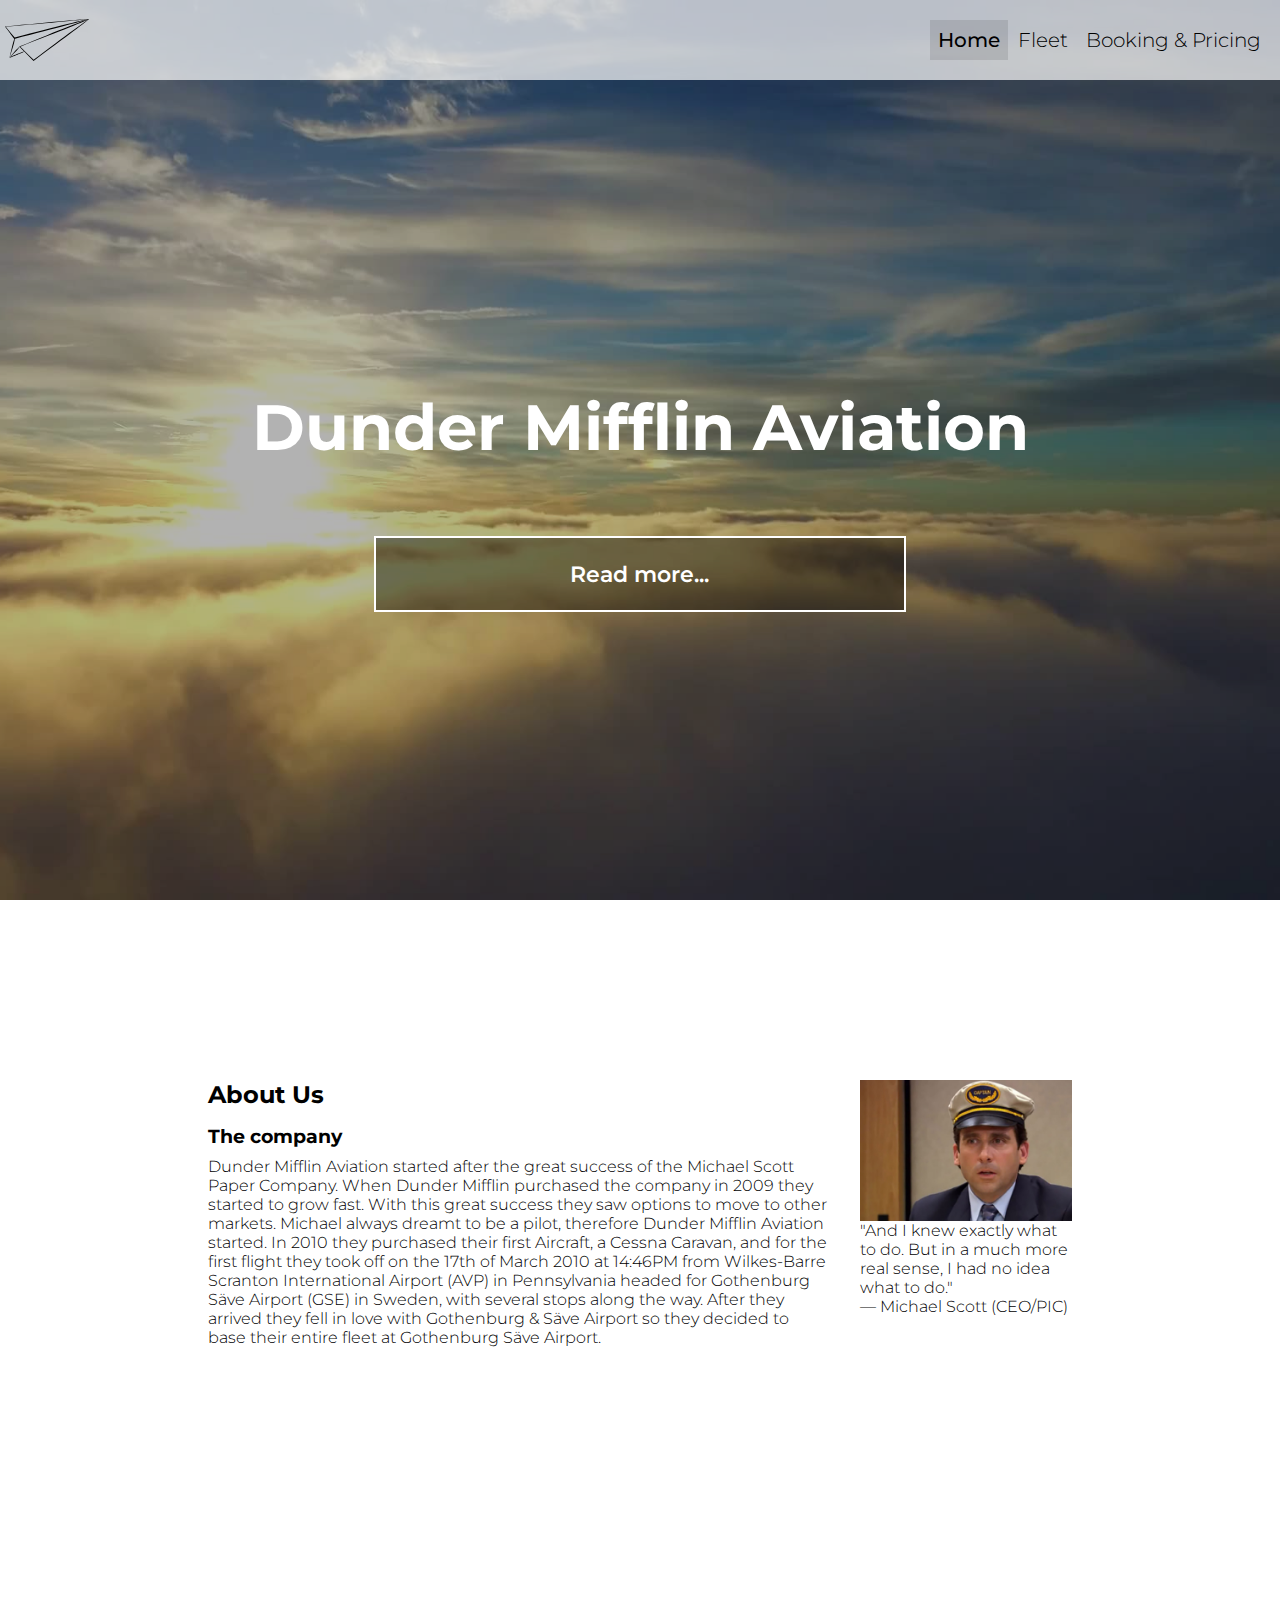
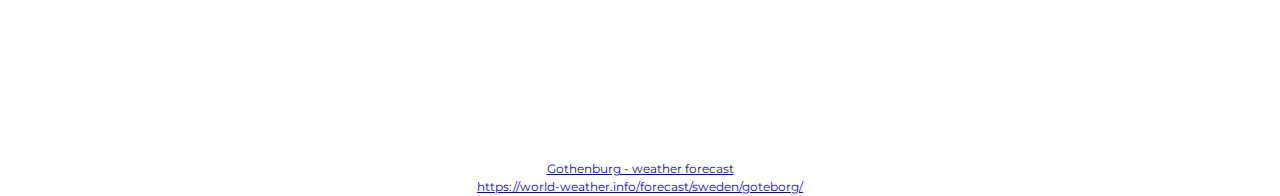
<file: project/index.html>
<!DOCTYPE html>
<html lang="en">

<head>
    <!-- Meta infomation -->
    <title>Home - DM Aviation</title>
    <meta name="description"
        content="Dunder Mifflin Aviation offers private flights based in Gothenburg Säve Airport (GSE)">
    <meta name="author" content="Linus Romland, Svante Jonsson &#38; Markus Simonsen">
    <meta name="keywords"
        content="Aviation,Airline,Flying,GSE,Gothenburg,Dunder Mifflin,Gothenburg Säve Airport,Säve,Göteborg">
    <meta charset="UTF-8">
    <meta http-equiv="X-UA-Compatible" content="IE=edge">
    <meta name="viewport" content="width=device-width, initial-scale=1.0">

    <!-- Import of Global CSS -->
    <link rel="stylesheet" href="css/style.css">
    <!-- Import of Navbar CSS -->
    <link rel="stylesheet" href="css/navbar.css">
    <!-- Import of CSS for index -->
    <link rel="stylesheet" href="css/index.css">
    <!-- Import of CSS for widget -->
    <link rel="stylesheet" href="css/widget.css">
    <!-- Added favicon -->
    <link rel="shortcut icon" href="img/icon.svg" type="image/x-icon">
    <!-- Import of javascript  -->
    <script src="js/navbar.js" defer></script>
    <script src="js/scroll.js" defer></script>
    <script src="js/videoLoad.js" defer></script>
</head>

<body>
    <button onclick="topFunction()" id="scrollBtn" title="Go to top"></button>
    <header>
        <img id="logo" src="./img/icon.svg" alt="Logotype">
        <nav>
            <img id="burgerButton" src="./img/burgericon.svg" alt="Burger icon">
            <ul id="linkContainer">
                <li><a href="index.html" class="navLink navlinkActive">Home</a></li>
                <li><a href="fleet.html" class="navLink">Fleet</a></li>
                <li><a href="booking.html" class="navLink">Booking &#38; Pricing</a></li>
            </ul>
        </nav>
    </header>
    <main>
        <div id="landing">
            <video id="backgroundVideo" loop muted playsinline poster="img/background.jpg">
                <source src="background-video/480.mp4" type="video/mp4">
            </video>
            <div id="message">
                <h1>Dunder Mifflin Aviation</h1>
                <a href="#about">Read more...</a>
            </div>
        </div>
        <div id="about">
            <article id="mainText">
                <h2>About Us</h2>
                <section id="aboutText">
                    <h3>The company</h3>
                    <p>
                        Dunder Mifflin Aviation started after the great success of the Michael Scott Paper Company. When
                        Dunder Mifflin purchased the company in 2009 they started to grow fast. With this great success
                        they saw options to move to other markets. Michael always dreamt to be a pilot, therefore Dunder
                        Mifflin Aviation started. In 2010 they purchased their first Aircraft, a Cessna Caravan, and for
                        the first flight they took off on the 17th of March 2010 at 14:46PM from Wilkes-Barre Scranton
                        International Airport (AVP) in Pennsylvania headed for Gothenburg Säve Airport (GSE) in Sweden,
                        with several stops along the way. After they arrived they fell in love with Gothenburg &#38;
                        Säve Airport so they decided to base their entire fleet at Gothenburg Säve Airport.
                    </p>
                </section>
            </article>
            <aside id="quote">
                <img src="img/pilot.jpg" alt="Pilot Headshot" />
                <figure>
                    <blockquote>
                        <p>
                            "And I knew exactly what to do. But in a much more real sense, I had no idea what to do."
                        </p>
                    </blockquote>
                    <figcaption>— Michael Scott (CEO/PIC)</figcaption>
                </figure>
            </aside>
        </div>
    </main>
    <footer>
        <!--Widget from: https://world-weather.info/informers/24/-->
        <div id="d25ebc5acdd16e1f2867b18c7e7997d5" class="ww-informers-box-854753">
            <p class="ww-informers-box-854754"><a href="https://world-weather.info/forecast/sweden/goteborg/">Gothenburg
                    - weather forecast</a><br><a
                    href="https://world-weather.info/forecast/sweden/goteborg/">https://world-weather.info/forecast/sweden/goteborg/</a>
            </p>
        </div>
        <script async src="https://world-weather.info/wwinformer.php?userid=d25ebc5acdd16e1f2867b18c7e7997d5"></script>
    </footer>
</body>

</html>
</file>
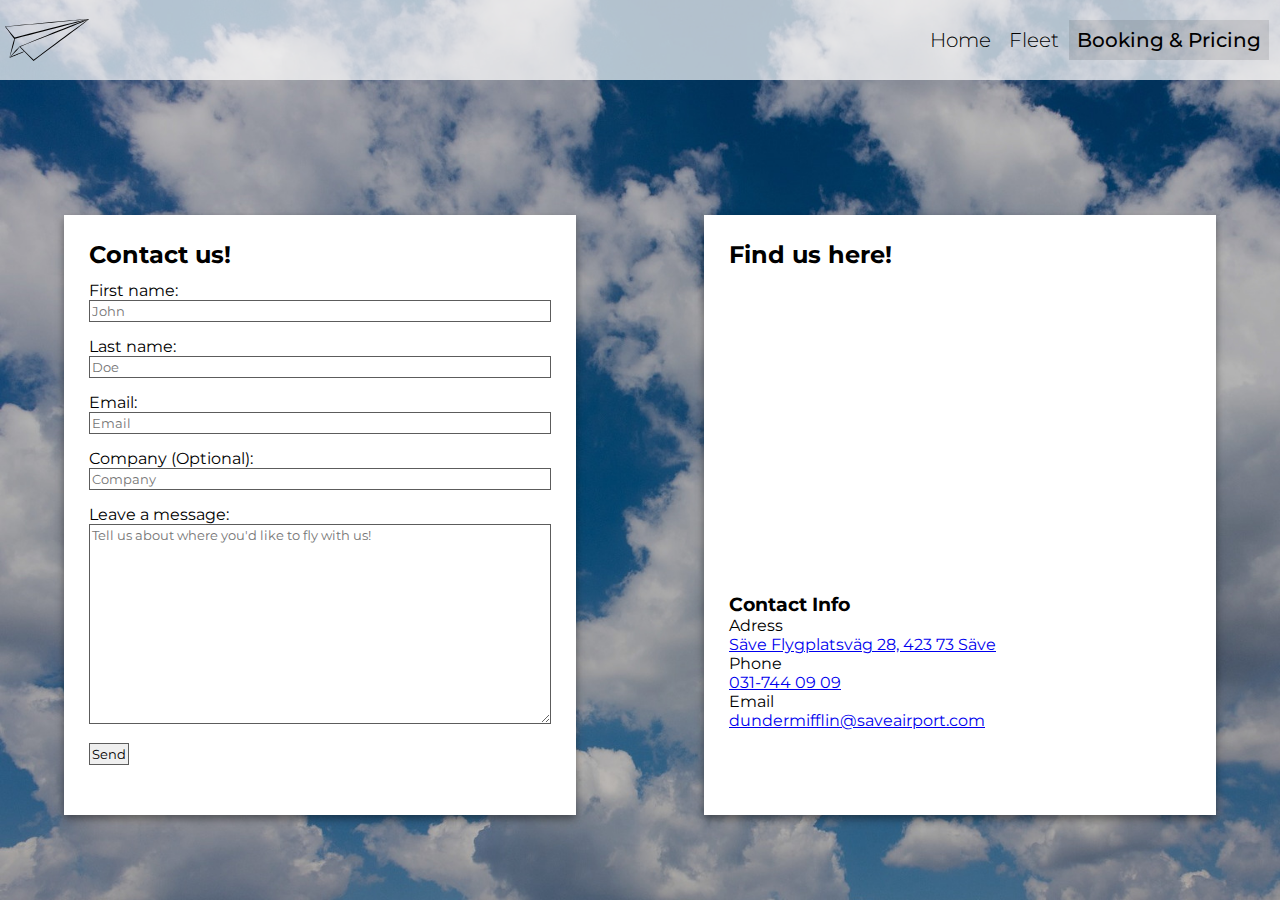
<file: project/booking.html>
<!DOCTYPE html>
<html lang="en">

<head>
    <!-- Meta infomation -->
    <title>Booking &#38; Pricing - DM Aviation</title>
    <meta name="description"
        content="Dunder Mifflin Aviation offers private flights based in Gothenburg Säve Airport (GSE)">
    <meta name="author" content="Linus Romland, Svante Jonsson &#38; Markus Simonsen">
    <meta name="keywords"
        content="Aviation,Airline,Flying,GSE,Gothenburg,Dunder Mifflin,Gothenburg Säve Airport,Säve,Göteborg">
    <meta charset="UTF-8">
    <meta http-equiv="X-UA-Compatible" content="IE=edge">
    <meta name="viewport" content="width=device-width, initial-scale=1.0">

    <!-- Import of Global CSS -->
    <link rel="stylesheet" href="css/style.css">
    <!-- Import of Navbar CSS -->
    <link rel="stylesheet" href="css/navbar.css">
    <!-- Import of CSS for fleet -->
    <link rel="stylesheet" href="css/booking.css">
    <!-- Added favicon -->
    <link rel="shortcut icon" href="img/icon.svg" type="image/x-icon">
    <!-- Import of javascript  -->
    <script src="js/navbar.js" defer></script>
    <script src="js/scroll.js" defer></script>
</head>

<body>
    <button onclick="topFunction()" id="scrollBtn" title="Go to top"></button>
    <header>
        <img id="logo" src="./img/icon.svg" alt="Logotype">
        <nav>
            <img id="burgerButton" src="./img/burgericon.svg" alt="Burger icon">
            <ul id="linkContainer">
                <li><a href="index.html" class="navLink">Home</a></li>
                <li><a href="fleet.html" class="navLink">Fleet</a></li>
                <li><a href="booking.html" class="navLink navlinkActive">Booking &#38; Pricing</a></li>
            </ul>
        </nav>
    </header>
    <main>
        <form id="contact" class="card">
            <h2>Contact us!</h2>
            <label for="fname">First name:</label><br>
            <input type="text" id="fname" class="input" name="fname" placeholder="John" required><br>
            <label for="lname">Last name:</label><br>
            <input type="text" id="lname" class="input" name="lname" placeholder="Doe" required><br>
            <label for="email">Email:</label><br>
            <input type="email" id="email" class="input" name="email" placeholder="Email" required><br>
            <label for="company">Company (Optional):</label><br>
            <input type="text" id="company" class="input" name="company" placeholder="Company"><br>
            <label for="message">Leave a message:</label><br>
            <textarea id="message" name="message" class="input"
                placeholder="Tell us about where you'd like to fly with us!"></textarea>
            <input id="submit" type="submit" value="Send" required>
        </form>
        <div id="info" class="card">
            <h2>Find us here!</h2>
            <iframe
                src="https://www.google.com/maps/embed?pb=!1m18!1m12!1m3!1d8758.920153979909!2d11.855572470761944!3d57.77771050703044!2m3!1f0!2f0!3f0!3m2!1i1024!2i768!4f13.1!3m3!1m2!1s0x464f8a4e1a2e0dbd%3A0x105ebbcdfbb1199b!2sS%C3%A4ve%20Flygplats!5e0!3m2!1ssv!2sse!4v1631188602898!5m2!1ssv!2sse"></iframe>
            <article>
                <h3>Contact Info</h3>
                <dl>
                    <dt>Adress</dt>
                    <dd><a
                            href="https://www.google.com/maps/place/S%C3%A4ve+Flygplats/@57.776411,11.8647508,15z/data=!4m2!3m1!1s0x0:0x105ebbcdfbb1199b?sa=X&ved=2ahUKEwjlqsya7fHyAhWww4sKHWuICywQ_BJ6BAhxEAU">Säve
                            Flygplatsväg 28, 423 73 Säve</a></dd>

                    <dt>Phone</dt>
                    <dd><a href="tel:+46317440909">031-744 09 09</a></dd>

                    <dt>Email</dt>
                    <dd><a href="mailto:dundermifflin@saveairport.com">dundermifflin@saveairport.com</a></dd>
                </dl>
            </article>
        </div>
    </main>
</body>

</html>
</file>
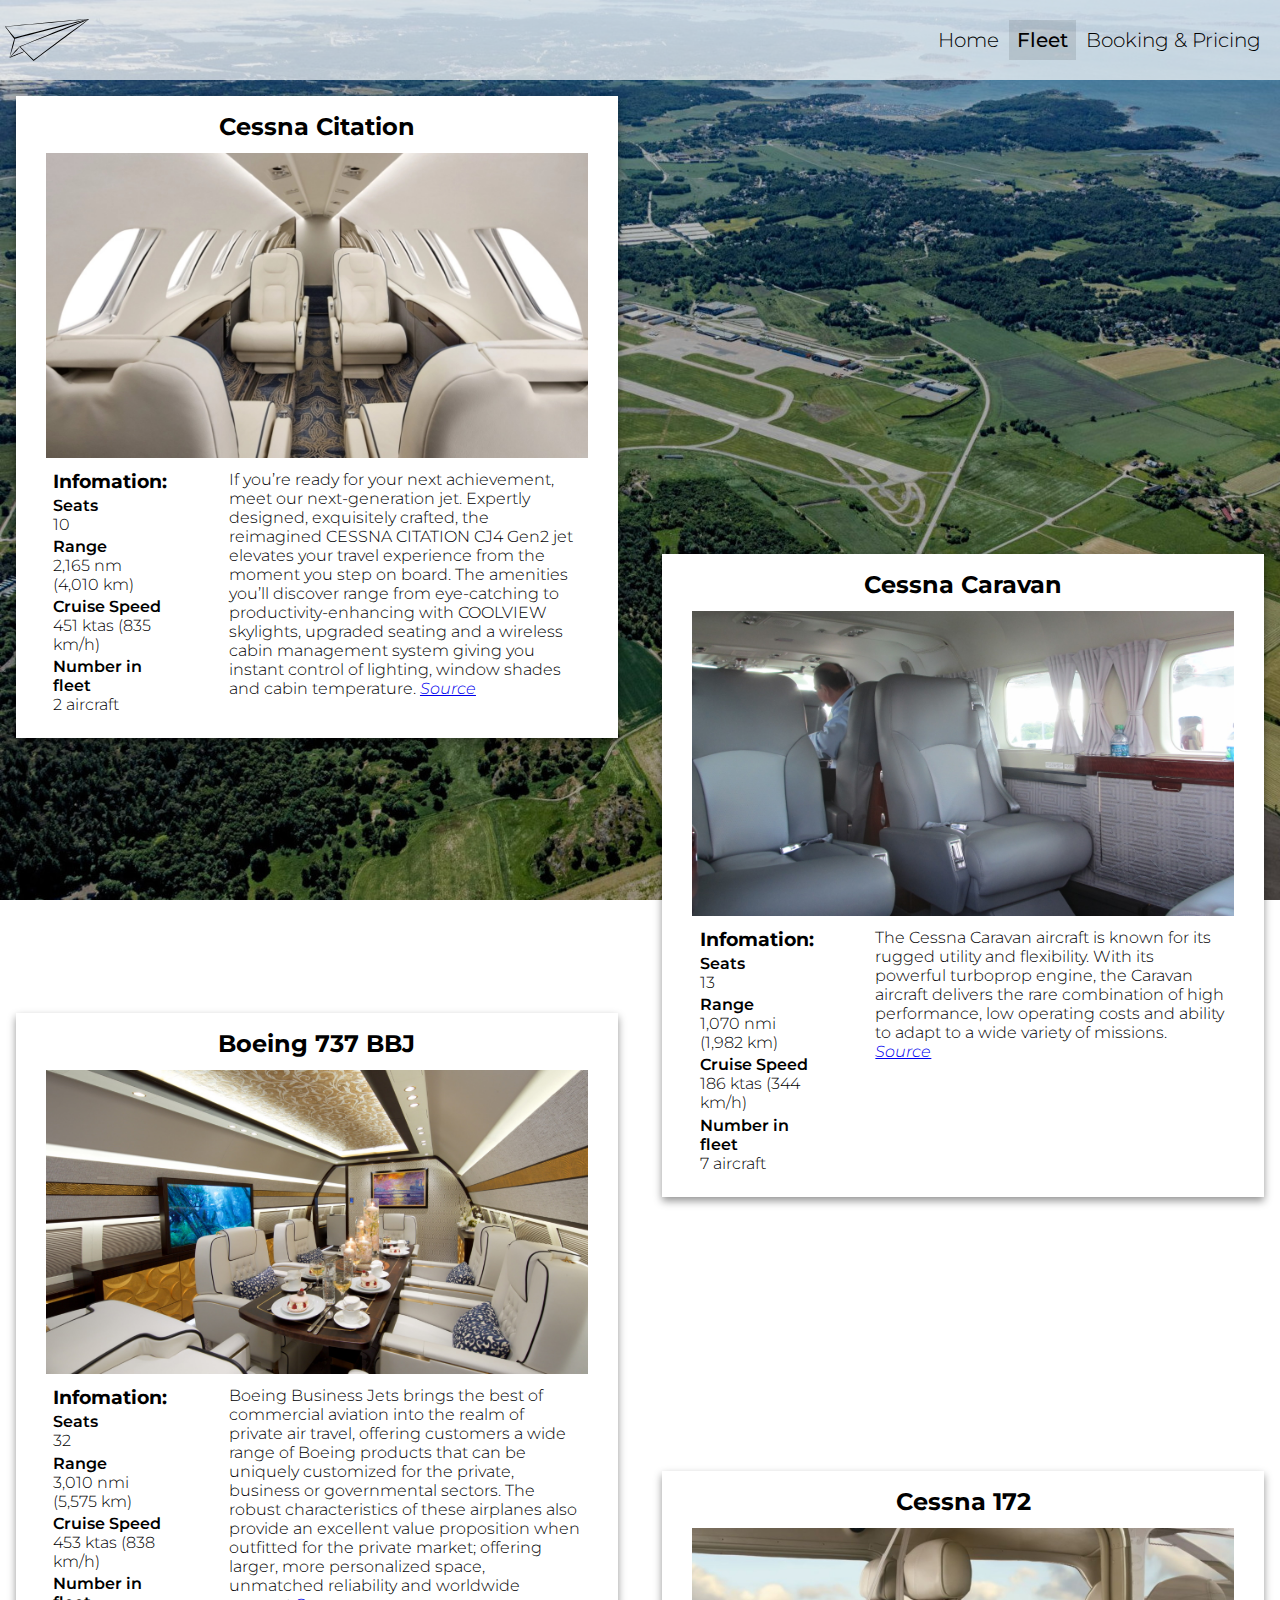
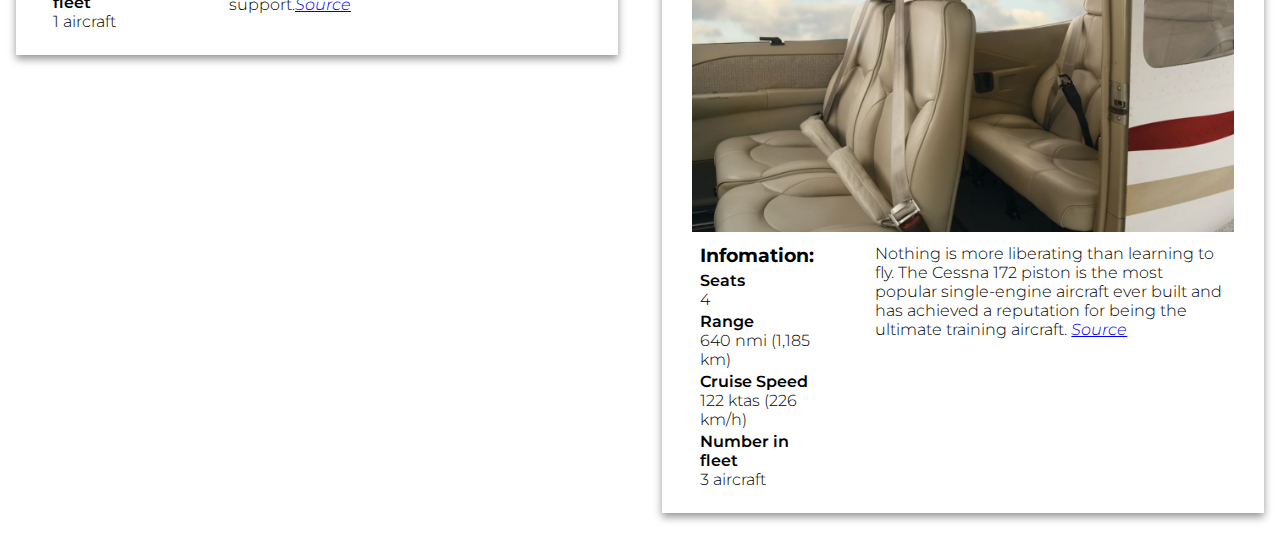
<file: project/fleet.html>
<!DOCTYPE html>
<html lang="en">

<head>
    <!-- Meta infomation -->
    <title>Fleet - DM Aviation</title>
    <meta name="description"
        content="Dunder Mifflin Aviation offers private flights based in Gothenburg Säve Airport (GSE)">
    <meta name="author" content="Linus Romland, Svante Jonsson &#38; Markus Simonsen">
    <meta name="keywords"
        content="Aviation,Airline,Flying,GSE,Gothenburg,Dunder Mifflin,Gothenburg Säve Airport,Säve,Göteborg">
    <meta charset="UTF-8">
    <meta http-equiv="X-UA-Compatible" content="IE=edge">
    <meta name="viewport" content="width=device-width, initial-scale=1.0">

    <!-- Import of Global CSS -->
    <link rel="stylesheet" href="css/style.css">
    <!-- Import of Navbar CSS -->
    <link rel="stylesheet" href="css/navbar.css">
    <!-- Import of CSS for fleet -->
    <link rel="stylesheet" href="css/fleet.css">
    <!-- Added favicon -->
    <link rel="shortcut icon" href="img/icon.svg" type="image/x-icon">
    <!-- Import of javascript  -->
    <script src="js/navbar.js" defer></script>
    <!-- Import of javascript  -->
    <script src="js/navbar.js" defer></script>
    <script src="js/scroll.js" defer></script>
</head>

<body>
    <button onclick="topFunction()" id="scrollBtn" title="Go to top"></button>
    <header>
        <img id="logo" src="./img/icon.svg" alt="Logotype">
        <nav>
            <img id="burgerButton" src="./img/burgericon.svg" alt="Burger icon">
            <ul id="linkContainer">
                <li><a href="index.html" class="navLink">Home</a></li>
                <li><a href="fleet.html" class="navLink navlinkActive">Fleet</a></li>
                <li><a href="booking.html" class="navLink">Booking &#38; Pricing</a></li>
            </ul>
        </nav>
    </header>
    <main>
        <!-- Cessna Citation Card -->
        <figure class="card">
            <h2>Cessna Citation</h2>
            <div class="slideshow">
                <div class="slide active">
                    <picture>
                        <source srcset="img/planes/citation/interior/360.jpg" media="(max-width: 500px)">
                        <img src="img/planes/citation/interior/720.jpg" alt="Cessna Citation Interior">
                    </picture>
                </div>
                <div class="slide">
                    <picture>
                        <source srcset="img/planes/citation/outside/360.jpg" media="(max-width: 500px)">
                        <img src="img/planes/citation/outside/720.jpg" alt="Cessna Citation">
                    </picture>
                </div>
                <div class="slide">
                    <picture>
                        <source srcset="img/planes/citation/cockpit/360.jpg" media="(max-width: 500px)">
                        <img src="img/planes/citation/cockpit/720.jpg" alt="Cessna Citation Cockpit">
                    </picture>
                </div>
            </div>
            <figcaption class="card_info">
                <p>If you’re ready for your next achievement, meet our next-generation jet. Expertly designed,
                    exquisitely
                    crafted, the reimagined CESSNA CITATION CJ4 Gen2 jet elevates your travel experience from the moment
                    you step on board. The amenities you’ll discover range from eye-catching to productivity-enhancing
                    with COOLVIEW skylights, upgraded seating and a wireless cabin management system giving you
                    instant control of lighting, window shades and cabin temperature. <cite><a
                            href="https://cessna.txtav.com/en/citation/cj4-gen2">Source</a></cite></p>
                <article class="card_technical_info">
                    <h3>Infomation:</h3>
                    <dl>
                        <dt>Seats</dt>
                        <dd>10</dd>

                        <dt>Range</dt>
                        <dd>2,165 nm (4,010 km)</dd>

                        <dt>Cruise Speed</dt>
                        <dd>451 ktas (835 km/h)</dd>

                        <dt>Number in fleet</dt>
                        <dd>2 aircraft</dd>
                    </dl>
                </article>
            </figcaption>
        </figure>

        <!-- Cessna Caravan Card -->
        <figure class="card">
            <h2>Cessna Caravan</h2>
            <div class="slideshow">
                <div class="slide active">
                    <picture>
                        <source srcset="img/planes/caravan/interior/360.jpg" media="(max-width: 500px)">
                        <img src="img/planes/caravan/interior/720.jpg" alt="Cessna Caravan Interior">
                    </picture>
                </div>
                <div class="slide">
                    <picture>
                        <source srcset="img/planes/caravan/outside/360.jpg" media="(max-width: 500px)">
                        <img src="img/planes/caravan/outside/720.jpg" alt="Cessna Caravan">
                    </picture>
                </div>
                <div class="slide">
                    <picture>
                        <source srcset="img/planes/caravan/cockpit/360.jpg" media="(max-width: 500px)">
                        <img src="img/planes/caravan/cockpit/720.jpg" alt="Cessna Caravan Cockpit">
                    </picture>
                </div>
            </div>
            <figcaption class="card_info">
                <p>The Cessna Caravan aircraft is known for its rugged utility and flexibility. With its powerful
                    turboprop engine, the Caravan aircraft delivers the rare combination of high performance, low
                    operating costs and ability to adapt to a wide variety of missions. <cite><a
                            href="https://cessna.txtav.com/en/turboprop/caravan">Source</a></cite></p>
                <article class="card_technical_info">
                    <h3>Infomation:</h3>
                    <dl>
                        <dt>Seats</dt>
                        <dd>13</dd>

                        <dt>Range</dt>
                        <dd>1,070 nmi (1,982 km)</dd>

                        <dt>Cruise Speed</dt>
                        <dd>186 ktas (344 km/h)</dd>

                        <dt>Number in fleet</dt>
                        <dd>7 aircraft</dd>
                    </dl>
                </article>
            </figcaption>
        </figure>

        <!-- Boeing 737 BBJ Card -->
        <figure class="card">
            <h2>Boeing 737 BBJ</h2>
            <div class="slideshow">
                <div class="slide active">
                    <picture>
                        <source srcset="img/planes/737BBJ/interior/360.jpg" media="(max-width: 500px)">
                        <img src="img/planes/737BBJ/interior/720.jpg" alt="Boeing 737 BBJ Interior">
                    </picture>
                </div>
                <div class="slide">
                    <picture>
                        <source srcset="img/planes/737BBJ/outside/360.jpg" media="(max-width: 500px)">
                        <img src="img/planes/737BBJ/outside/720.jpg" alt="Boeing 737 BBJ">
                    </picture>
                </div>
                <div class="slide">
                    <picture>
                        <source srcset="img/planes/737BBJ/bedroom/360.jpg" media="(max-width: 500px)">
                        <img src="img/planes/737BBJ/bedroom/720.jpg" alt="Boeing 737 BBJ Cockpit Bedroom">
                    </picture>
                </div>
                <div class="slide">
                    <picture>
                        <source srcset="img/planes/737BBJ/cockpit/360.jpg" media="(max-width: 500px)">
                        <img src="img/planes/737BBJ/cockpit/720.jpg" alt="Boeing 737 BBJ Cockpit">
                    </picture>
                </div>
            </div>
            <figcaption class="card_info">
                <p>Boeing Business Jets brings the best of commercial aviation into the realm of private air travel,
                    offering customers a wide range of Boeing products that can be uniquely customized for the private,
                    business or governmental sectors. The robust characteristics of these airplanes also provide an
                    excellent value proposition when outfitted for the private market; offering larger, more
                    personalized space, unmatched reliability and worldwide support.<cite><a
                            href="https://www.boeing.com/commercial/bbj/">Source</a></cite></p>
                <article class="card_technical_info">
                    <h3>Infomation:</h3>
                    <dl>
                        <dt>Seats</dt>
                        <dd>32</dd>

                        <dt>Range</dt>
                        <dd>3,010 nmi (5,575 km)</dd>

                        <dt>Cruise Speed</dt>
                        <dd>453 ktas (838 km/h)</dd>

                        <dt>Number in fleet</dt>
                        <dd>1 aircraft</dd>
                    </dl>
                </article>
            </figcaption>
        </figure>

        <!-- Cessna 172 Card -->
        <figure class="card">
            <h2>Cessna 172</h2>
            <div class="slideshow">
                <div class="slide active">
                    <picture>
                        <source srcset="img/planes/172/interior/360.jpg" media="(max-width: 500px)">
                        <img src="img/planes/172/interior/720.jpg" alt="Cessna 172 Interior">
                    </picture>
                </div>
                <div class="slide">
                    <picture>
                        <source srcset="img/planes/172/outside/360.jpg" media="(max-width: 500px)">
                        <img src="img/planes/172/outside/720.jpg" alt="Cessna 172">
                    </picture>
                </div>
                <div class="slide">
                    <picture>
                        <source srcset="img/planes/172/cockpit/360.jpg" media="(max-width: 500px)">
                        <img src="img/planes/172/cockpit/720.jpg" alt="Cessna 172 Cockpit">
                    </picture>
                </div>
            </div>
            <figcaption class="card_info">
                <p>Nothing is more liberating than learning to fly. The Cessna 172 piston is the most popular
                    single-engine aircraft ever built and has achieved a reputation for being the ultimate training
                    aircraft. <cite><a href="https://cessna.txtav.com/en/piston/cessna-skyhawk">Source</a></cite></p>
                <article class="card_technical_info">
                    <h3>Infomation:</h3>
                    <dl>
                        <dt>Seats</dt>
                        <dd>4</dd>

                        <dt>Range</dt>
                        <dd>640 nmi (1,185 km)</dd>

                        <dt>Cruise Speed</dt>
                        <dd>122 ktas (226 km/h)</dd>

                        <dt>Number in fleet</dt>
                        <dd>3 aircraft</dd>
                    </dl>
                </article>
            </figcaption>
        </figure>
    </main>
</body>

</html>
</file>
<file: project/css/style.css>
@import url('https://fonts.googleapis.com/css2?family=Montserrat:wght@100;300;400;500;600&display=swap');

* {
    box-sizing: border-box;
    margin: 0;
    padding: 0;
    font-family: "Montserrat", sans-serif;
    scroll-behavior: smooth;

    /*Only works in firefox*/
    scrollbar-width: none;
}

#scrollBtn {
    display: block;
    opacity: 0;
    position: fixed;
    z-index: 10;
    bottom: 50px;
    right: 50px;
    height: 40px;
    width: 40px;
    border-radius: 40px;
    border: 2px solid rgb(0, 0, 0);
    background-color: rgba(255, 255, 255, 0);
    transition: opacity 0.5s, transform 0.5s;
    cursor: default;
    background-image: url("../img/arrow.svg");
    background-size: 80%;
    background-repeat: no-repeat;
    background-position: center;
    transform: rotate(-90deg);
}

.visableScrollbtn {
    transform: rotate(90deg) !important;
    opacity: 100% !important;
    cursor: pointer !important;
}
</file>
<file: project/css/navbar.css>
header {
    height: 80px;
    padding: 5px;
    background-color: rgba(255, 255, 255, 1);
    display: flex;
    justify-content: space-between;
    align-items: center;
    z-index: 1;
    animation: drop 0.5s;
}

#logo {
    height: 60%;
}

nav {
    height: 100%;
    display: flex;
    align-items: center;
}

#burgerButton {
    height: 75%;
    cursor: pointer;
}

#linkContainer {
    width: 100%;
    height: 120px;
    padding: 5px;
    background-color: rgba(255, 255, 255, 1);
    text-align: center;
    list-style: none;
    visibility: hidden;
    position: absolute;
    z-index: 1;
    top: 80px;
    left: 0;
    display: flex;
    flex-direction: column;
    justify-content: space-around;

}

.navLink {
    text-decoration: none;
    color: rgba(0, 0, 0, 1);
    font-size: 20px;
    font-weight: 300;
    width: 33px;
    padding: 8px;
    margin: 0px 1px;
    transition: background-color 0.2s;
}

.navlinkActive {
    font-weight: 500;
    background-color: rgba(0, 0, 0, 0.1);
}

.navLink:hover {
    background-color: rgba(0, 0, 0, 0.05);
}

@media screen and (min-width: 700px) {
    header {
    background-color: rgba(255, 255, 255, 0.7);
    }
    nav {
        width: auto;
    }

    #burgerButton {
        display: none;
    }

    #linkContainer {
        visibility: visible !important;
        flex-direction: row;
        justify-content: flex-end;

        position: relative;
        top: initial;
        left: initial;
        background-color: rgba(255, 255, 255, 0);
        height: auto;
    }
}

@keyframes drop {
    0% {
        top: -80px;
        opacity: 0;
    }

    25% {
        opacity: 0;
    }

    100% {
        top: 0;
        opacity: 1;
    }
}
</file>
<file: project/css/index.css>
#backgroundVideo {
    height: 100%;
    left: 0;
    position: absolute;
    top: 0;
    width: 100%;
    object-fit: cover;
    z-index: -1;
    filter: brightness(70%);
}

#message {
    margin: auto;
    text-align: center;
    color: white;
    font-weight: 600;
    font-size: 2em;
    animation: fadeIn 3s;
}

#message h1 {
    padding: 20px;
}

#message a {
    display: block;
    background-color: rgba(0, 0, 0, 0.4);
    margin: auto;
    padding: 1em;
    font-size: 0.7em;
    text-align: center;
    width: 65%;
    border: 2px #ffffff solid;
    text-decoration: none;
    color: #ffffff;
    transform: scale(1, 1);
    margin-top: 50px;
    transition: transform 0.2s, background-color 0.2s;
}

#message a:hover {
    background-color: rgba(0, 0, 0, 0.6);
    transform: scale(1.025, 1.025);
}

#message a:active {
    transform: scale(0.95, 0.95);
    background-color: rgba(0, 0, 0, 0.8);
}

#landing {
    display: flex;
    height: calc(100vh - 80px);
}

#about {
    min-height: calc(100vh - 40px);
    margin: auto;
    padding: 1em;
    font-weight: 300;
}

#aboutText {
    margin: 1em 0;
}
#aboutText > h3 {
    margin-bottom: 0.5em;
}

#quote {
    display: flex;
    flex-direction: column;
}

#quote img {
    width: 100%;
}

@media screen and (min-width: 700px) {
    #quote {
        align-items: flex-end;
        flex-direction: row;
    }

    #quote figure {
        margin: 0 1em;
    }
}

@media screen and (min-width: 1000px) {
    #quote {
        align-items: flex-start;
        flex-direction: column;
    }
    #quote figure {
        margin: 0;
    }

    #about {
        display: flex;
        flex-direction: row;
        width: 70%;
        padding-top: 20vh;
    }

    article {
        padding-right: 2em;
    }
}

@keyframes fadeIn {
    0% {
        opacity: 0;
    }

    100% {
        opacity: 1;
    }
}
</file>
<file: project/css/widget.css>
/* Widget from: https://world-weather.info/informers/24/ */
/* CSS NOT WRITTEN BY US */

.ww-informers-box-854754 {
    -webkit-animation-name: ww-informers54;
    animation-name: ww-informers54;
    -webkit-animation-duration: 1.5s;
    animation-duration: 1.5s;
    white-space: nowrap;
    overflow: hidden;
    -o-text-overflow: ellipsis;
    text-overflow: ellipsis;
    font-size: 12px;
    font-family: Arial;
    line-height: 18px;
    text-align: center
}

@-webkit-keyframes ww-informers54 {

    0%,
    80% {
        opacity: 0
    }

    100% {
        opacity: 1
    }
}

@keyframes ww-informers54 {

    0%,
    80% {
        opacity: 0
    }

    100% {
        opacity: 1
    }
}
</file>
<file: project/css/booking.css>
body {
    background-image: url(../img/clouds/480.jpg);
    background-repeat: no-repeat;
    background-size: cover;
    background-attachment: fixed;
}

main {
    min-height: calc(100vh - 80px);
    display: flex;
    flex-direction: column;
    align-items: center;
}

.card {
    width: 90%;
    min-height: 600px;
    padding: 25px;
    background-color: rgba(255, 255, 255);
    margin-top: 50px;
    box-shadow: 0 4px 8px 0 rgba(0, 0, 0, 0.420);
    transition: transform 0.3s, box-shadow 0.3s;
}
.card > h2 {
    margin-bottom: 0.5em;
}

#contact:hover {
    box-shadow: 0 8px 16px 0 rgba(0, 0, 0, 0.4);
    transform: scale(1.01, 1.01);
}

.input {
    width: 100%;
    border-radius: 0;
    border: 1px solid rgb(92, 92, 92);
    resize: vertical;
    margin-bottom: 15px;
    padding: 2px;
}

.input:focus {
    outline: none;
    padding: 1px;
    border: 2px solid rgb(92, 92, 92);
}

textarea {
    height: 200px;
}

#submit {
    border-radius: 0;
    border: 1px solid rgb(92, 92, 92);
    padding: 2px;
    transition: background-color 0.25s, transform 0.25s;
}

#submit:active {
    background-color: rgb(117, 117, 117);
    transform: scale(0.85, 0.85);
}

#info:hover {
    box-shadow: 0 8px 16px 0 rgba(0, 0, 0, 0.4);
    transform: scale(1.01, 1.01);
}

#info iframe {
    width: 100%;
    height: 300px;
    border: none;
}
#info article {
    margin: 0.5em 0;
}

#info {
    margin-bottom: 2em;
}

@media screen and (min-width: 700px) {
    body {
        background-image: url(../img/clouds/720.jpg);
    }

    main {
        flex-direction: row;
        justify-content: space-around;
    }
    .card {
        width: 40%;
    }
}

@media screen and (min-width: 1000px) {
    body {
        background-image: url(../img/clouds/1080.jpg);
    }

    #info {
        margin-bottom: 0;
    }
}
</file>
<file: project/css/fleet.css>
body {
    background-image: url(../img/saveairport/480.jpg);
    background-repeat: no-repeat;
    background-size: cover;
    background-attachment: fixed;
}

main {
    display: flex;
    flex-direction: column;
}

.card {
    box-shadow: 0 4px 8px 0 rgba(0, 0, 0, 0.420);
    background-color: #fff;
    transition: 0.3s;
    width: 95%;
    margin: auto;
    margin-top: 2em;
    display: flex;
    flex-direction: column;
    align-items: center;
}
.card h2:first-child {
    margin-bottom: 0.5em;
}

.card:last-child {
    margin-bottom: 2em;
}

.slide {
    margin: auto 1em;
    animation: fade 1.5s;
    display: none;
    position: relative;
    z-index: 0;
}

.active {
    display: block;
}

.card img {
    width: 100%;
    aspect-ratio: 16/9;
}

.card:hover {
    box-shadow: 0 8px 16px 0 rgba(0, 0, 0, 0.4);
    transform: scale(1.01, 1.01);
}

.card_info {
    margin: 0.5em;
    font-weight: 300;
}

.card_technical_info {
    margin-top: 0.5em;
}

dt {
    font-weight: 600;
    margin-top: 0.2em
}

@media screen and (min-width: 700px) {
    body {
        background-image: url(../img/saveairport/720.jpg);
    }
}

@media screen and (min-width: 1000px) {
    body {
        background-image: url(../img/saveairport/1080.jpg);
    }

    main {
        display: block;
    }

    .card {
        width: 47%;
        margin: 1em;
        padding: 1em 0;
        float: left;
        clear: both;
    }

    .card:not(:first-child) {
        margin-top: -200px;
    }

    .card:nth-of-type(2n) {
        float: right;
    }

    .slide {
        margin: auto;
        width: 90%;
    }

    .card picture {
        width: 100%;
    }

    .card_info {
        display: flex;
        flex-direction: row-reverse;
        justify-content: space-around;
    }

    .card_info p {
        width: 60%;
    }

    .card_technical_info {
        width: 20%;
        margin: 0;
    }

}

@keyframes fade {
    from {
        opacity: .4
    }

    to {
        opacity: 1
    }
}
</file>
